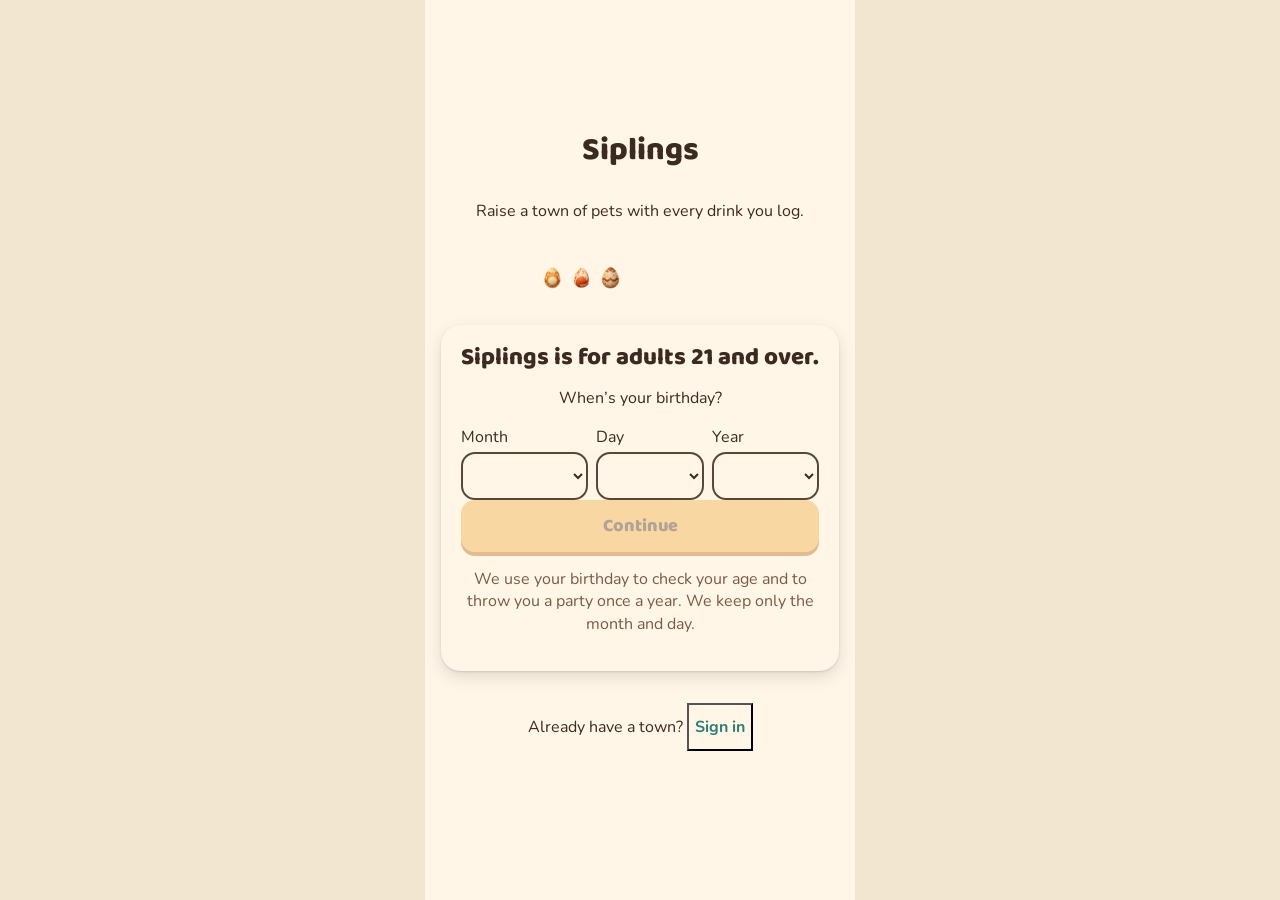
<file: index.html>
<!doctype html>
<html lang="en">
  <head>
    <meta charset="utf-8" />
    <meta name="viewport" content="width=device-width, initial-scale=1, viewport-fit=cover" />
    <meta http-equiv="Content-Security-Policy" content="default-src 'self'; script-src 'self' 'wasm-unsafe-eval'; style-src 'self' 'unsafe-inline'; font-src 'self'; img-src 'self' data: blob:; connect-src 'self' https://scizcuddnuqypgmgviwl.supabase.co; manifest-src 'self'; worker-src 'self'; base-uri 'self'; form-action 'self'; object-src 'none'" />
    <meta name="robots" content="noindex, nofollow" />
    <meta name="theme-color" content="#FFF6E8" />
    <meta name="apple-mobile-web-app-capable" content="yes" />
    <meta name="mobile-web-app-capable" content="yes" />
    <meta name="apple-mobile-web-app-status-bar-style" content="black-translucent" />
    <meta name="apple-mobile-web-app-title" content="Siplings" />
    <link rel="manifest" href="./manifest.webmanifest" />
    <link rel="icon" href="./icons/icon-192.png" type="image/png" />
    <link rel="apple-touch-icon" href="./icons/apple-touch-icon.png" />
    <title>Siplings</title>
    <script type="module" crossorigin src="./assets/main-CPKA3E75.js"></script>
    <link rel="stylesheet" crossorigin href="./assets/main-BeXNa1M0.css">
  </head>
  <body>
    <div id="app"></div>
  </body>
</html>
</file>
<file: assets/main-BeXNa1M0.css>
@font-face{font-family:"Baloo 2";font-style:normal;font-display:swap;font-weight:600;src:url(./baloo-2-latin-600-normal-tIfxVoAe.woff2)format("woff2"),url(./baloo-2-latin-600-normal-B4tNaogw.woff)format("woff")}@font-face{font-family:"Baloo 2";font-style:normal;font-display:swap;font-weight:800;src:url(./baloo-2-latin-800-normal-BbF3Etk1.woff2)format("woff2"),url(./baloo-2-latin-800-normal-B8BXfZF7.woff)format("woff")}@font-face{font-family:Nunito;font-style:normal;font-display:swap;font-weight:400;src:url(./nunito-latin-400-normal-r8SDr6Up.woff2)format("woff2"),url(./nunito-latin-400-normal-DKg4f3fz.woff)format("woff")}@font-face{font-family:Nunito;font-style:normal;font-display:swap;font-weight:700;src:url(./nunito-latin-700-normal-Dort48En.woff2)format("woff2"),url(./nunito-latin-700-normal-OcDqTBcA.woff)format("woff")}:root{--cream:#fff6e8;--parchment:#f3e6d0;--ink:#3b2a1f;--ink-soft:#7a5a44;--honey:#f2a93b;--honey-edge:#b8660f;--cocoa:#5a4636;--teal:#2e7d74;--berry:#b83d55;--sage:#3d6b3a;--sky:#c9ddea;--lavender:#d9cdee;--sun:#f6d58a;--dusk:#2b2440;--cap-gold:#e8b43a;--coaster-tan:#c98b5a;--shadow-tint:74 51 70;--radius-card:20px;--radius-button:14px;--radius-pill:999px;--space:4px;--edge:4px;--nav-height:64px;--font-heading:"Baloo 2", system-ui, sans-serif;--font-body:"Nunito", system-ui, sans-serif;--safe-top:env(safe-area-inset-top,0px);--safe-right:env(safe-area-inset-right,0px);--safe-bottom:env(safe-area-inset-bottom,0px);--safe-left:env(safe-area-inset-left,0px);--lightningcss-light:initial;--lightningcss-dark: ;color-scheme:light}*,:before,:after{box-sizing:border-box}html{-webkit-text-size-adjust:100%;background:var(--parchment)}body{background:var(--parchment);min-height:100dvh;color:var(--ink);font-family:var(--font-body);overscroll-behavior:none;margin:0;font-size:16px;line-height:1.4}h1,h2,h3{font-family:var(--font-heading);margin:0;font-weight:800;line-height:1.1}.num{font-family:var(--font-heading);font-variant-numeric:tabular-nums}:focus-visible{outline:3px solid var(--teal);outline-offset:2px}@media (prefers-reduced-motion:reduce){*,:before,:after{transition-duration:.01ms!important;animation-duration:.01ms!important}}html.reduce-motion *,html.reduce-motion :before,html.reduce-motion :after{transition-duration:.01ms!important;animation-duration:.01ms!important}.app{background:var(--cream);flex-direction:column;max-width:430px;min-height:100dvh;margin:0 auto;display:flex;overflow-x:clip}.status-panel{height:var(--safe-top);background:var(--cream);z-index:2;position:sticky;top:0}.header{padding:calc(var(--space) * 3) calc(var(--space) * 4 + var(--safe-right)) calc(var(--space) * 3) calc(var(--space) * 4 + var(--safe-left));justify-content:space-between;align-items:center;gap:calc(var(--space) * 2);display:flex}.main{justify-content:center;align-items:center;gap:calc(var(--space) * 4);padding:calc(var(--space) * 4) calc(var(--space) * 4 + var(--safe-right)) calc(var(--space) * 4) calc(var(--space) * 4 + var(--safe-left));text-align:center;flex-direction:column;flex:1;display:flex}.footer{padding:calc(var(--space) * 3) calc(var(--space) * 4 + var(--safe-right)) calc(var(--space) * 3 + var(--safe-bottom)) calc(var(--space) * 4 + var(--safe-left))}.card{background:var(--cream);border-radius:var(--radius-card);box-shadow:0 1px 2px rgb(var(--shadow-tint) / 15%), 0 6px 16px rgb(var(--shadow-tint) / 15%);padding:calc(var(--space) * 5);width:100%}.btn{border-radius:var(--radius-button);width:100%;min-width:48px;min-height:52px;font:800 1.125rem/1 var(--font-heading);cursor:pointer;border:0;transition:transform 80ms,box-shadow 80ms}.btn-primary{background:var(--honey);color:var(--ink);box-shadow:0 var(--edge) 0 var(--honey-edge)}.btn-primary:active{box-shadow:0 1px 0 var(--honey-edge);transform:translateY(3px)}.btn-secondary{background:var(--cream);color:var(--ink);border:2px solid var(--cocoa);box-shadow:0 var(--edge) 0 var(--cocoa)}.btn-quiet{min-width:48px;color:var(--teal);width:auto;min-height:48px;font:700 1rem var(--font-body);background:0 0}.btn:disabled{opacity:.4;cursor:not-allowed}.log-button{background:var(--honey);width:88px;height:88px;color:var(--ink);font:800 1.25rem/1 var(--font-heading);box-shadow:0 var(--edge) 0 var(--honey-edge);cursor:pointer;border:0;border-radius:50%;margin:0 auto;display:block}.log-button:active{box-shadow:0 1px 0 var(--honey-edge);transform:translateY(3px)}.log-button:disabled{opacity:.4}.xp-bar{align-items:center;gap:calc(var(--space) * 2);width:100%;display:flex}.xp-track{border-radius:var(--radius-pill);background:var(--cocoa);flex:1;height:14px;overflow:hidden}.xp-fill{background:var(--honey);border-radius:var(--radius-pill);height:100%;transition:width .6s}.level-badge{background:var(--honey);border-radius:var(--radius-pill);padding:2px 10px;font-weight:800}.muted{color:var(--ink-soft)}.field{gap:var(--space);text-align:left;flex-direction:column;width:100%;display:flex}.field select,.field input{border-radius:var(--radius-button);border:2px solid var(--cocoa);background:var(--cream);min-height:48px;color:var(--ink);font:1rem var(--font-body);padding:0 12px}.row{gap:calc(var(--space) * 2);width:100%;display:flex}.row>*{flex:1}.toast{left:50%;bottom:calc(var(--space) * 4 + var(--safe-bottom) + 120px);background:var(--cream);width:min(398px,100% - 32px);color:var(--ink);border-radius:var(--radius-card);box-shadow:0 6px 16px rgb(var(--shadow-tint) / 25%);padding:14px 16px;font-weight:700;position:fixed;transform:translate(-50%)}.pet-placeholder{border:4px dashed var(--cocoa);width:180px;height:200px;color:var(--ink);border-radius:50% 50% 46% 46%;place-items:center;padding:12px;font-weight:700;display:grid}.pet-placeholder.egg{background:var(--parchment)}.pet-placeholder.hatched{background:var(--sun);border-radius:40%}.sr-only{clip:rect(0 0 0 0);white-space:nowrap;width:1px;height:1px;position:absolute;overflow:hidden}.screen{padding-bottom:calc(var(--nav-height) + var(--safe-bottom) + 24px);flex-direction:column;flex:1;display:flex}.screen-title{font:800 1.5rem/1.2 var(--font-heading);margin:0}.tier-line{margin:0}.pad{padding:0 calc(var(--space) * 4 + var(--safe-right)) 0 calc(var(--space) * 4 + var(--safe-left))}.explain{background:var(--parchment);border-radius:var(--radius-button);margin:0 16px 8px;padding:10px 14px}.hint{color:var(--ink-soft);margin:4px 0;font-size:.95rem}.bottom-nav{width:min(430px,100%);min-height:calc(var(--nav-height) + var(--safe-bottom));padding:0 var(--safe-right) var(--safe-bottom) var(--safe-left);background:var(--cream);box-shadow:0 -2px 10px rgb(var(--shadow-tint) / 15%);z-index:50;grid-template-columns:repeat(5,1fr);align-items:center;display:grid;position:fixed;bottom:0;left:50%;transform:translate(-50%)}.nav-tab{min-height:56px;color:var(--ink-soft);font:700 .8rem var(--font-body);flex-direction:column;justify-content:center;align-items:center;text-decoration:none;display:flex}.nav-tab.active{color:var(--ink)}.nav-log{background:var(--honey);width:72px;height:72px;color:var(--ink);font:800 1.15rem/1 var(--font-heading);box-shadow:0 var(--edge) 0 var(--honey-edge);cursor:pointer;border:0;border-radius:50%;justify-self:center;margin-top:-28px;position:relative}.cloud-pip{background:var(--sky);border-radius:50%;place-items:center;width:26px;height:26px;font-size:.9rem;display:grid;position:absolute;top:-2px;right:-2px}.pet-art,.egg-art{color:var(--ink);text-shadow:0 1px #ffffffb3;border:4px dashed;flex:none;place-items:center;font-weight:800;display:grid}.pet-art{border-radius:42%}.egg-art{border-radius:50% 50% 46% 46%/60% 60% 40% 40%}.town{flex:1;padding:0 16px}.plaza{background:radial-gradient(circle, var(--sun) 0 14%, var(--parchment) 15% 100%);border-radius:50%;width:560px;height:560px;position:absolute;top:50%;left:50%;transform:translate(-50%,-50%)}.plot{cursor:pointer;min-width:64px;min-height:64px;color:var(--ink);background:0 0;border:0;flex-direction:column;align-items:center;gap:2px;padding:0;display:flex;position:absolute;transform:translate(-50%,-50%)}.egg-plot{cursor:default}.egg-plot.visitable{cursor:pointer}.egg-wiggle{animation:.4s ease-in-out 2 wobble;display:inline-block}.egg-pips{color:var(--honey-edge);letter-spacing:1px}@media (prefers-reduced-motion:reduce){.egg-wiggle{animation:none}}.signpost{background:var(--cream);border-radius:var(--radius-pill);font:700 .8rem var(--font-body);overflow-wrap:anywhere;text-align:center;max-width:30vw;box-shadow:0 1px 2px rgb(var(--shadow-tint) / 20%);padding:2px 8px}.lantern{background:var(--cream);min-width:72px;min-height:72px;box-shadow:0 var(--edge) 0 var(--cocoa);cursor:pointer;border:0;border-radius:50%;flex-direction:column;justify-content:center;align-items:center;display:flex;position:absolute;top:50%;left:50%;transform:translate(-50%,-50%)}.streak-number{font:800 1.25rem/1 var(--font-heading)}.grace{letter-spacing:2px;color:var(--honey-edge);font-size:.6rem}.pet-header{align-items:flex-start}.mood-chip{border-radius:var(--radius-pill);min-height:48px;font:700 .95rem var(--font-body);color:var(--ink);cursor:pointer;border:0;padding:0 14px}.mood-happy{background:var(--sun)}.mood-neutral{background:var(--sky)}.mood-sleepy{background:var(--lavender)}.room{border-radius:var(--radius-card);background:linear-gradient(var(--parchment) 0 55%, var(--sun) 55% 100%);flex:1;place-items:center;min-height:220px;margin:12px 16px;display:grid;position:relative}.pet-tap{cursor:pointer;background:0 0;border:0;padding:0;position:relative}.pet-tap:active{transform:scale(.96,1.04)}.heart{color:var(--berry);font-size:1.5rem;animation:.9s ease-out forwards rise;position:absolute;top:-10px;right:0}.float{font:800 1.1rem var(--font-heading);animation:1.4s ease-out forwards rise;position:absolute;top:16px}@keyframes rise{0%{opacity:1;transform:translateY(0)}to{opacity:0;transform:translateY(-40px)}}.action-row{gap:8px;padding:0 16px 8px;display:flex}.dots{justify-content:center;gap:4px;display:flex}.dot{cursor:pointer;background:0 0;border:0;width:48px;height:48px;position:relative}.dot:after{content:"";background:var(--parchment);border:2px solid var(--cocoa);border-radius:50%;position:absolute;inset:19px}.dot.on:after{background:var(--honey)}.scrim{background:rgb(var(--shadow-tint) / 35%);z-index:100;justify-content:center;align-items:flex-end;display:flex;position:fixed;inset:0}.sheet{background:var(--cream);border-radius:var(--radius-card) var(--radius-card) 0 0;width:min(430px,100%);max-height:88dvh;padding:8px 16px calc(16px + var(--safe-bottom));outline:none;animation:.2s ease-out slide-up;overflow-y:auto}.sheet-full{max-height:96dvh}@keyframes slide-up{0%{opacity:.6;transform:translateY(40px)}}.sheet-grip{background:var(--parchment);border-radius:3px;width:40px;height:5px;margin:0 auto 4px}.sheet-head{justify-content:space-between;align-items:center;display:flex}.sheet-head h2{font:800 1.2rem/1.2 var(--font-heading);margin:0}.close{min-width:48px}.sheet-body{flex-direction:column;gap:12px;display:flex}.type-tabs{grid-template-columns:repeat(4,1fr);gap:6px;display:grid}.type-tab{border-radius:var(--radius-button);background:var(--parchment);min-height:64px;color:var(--ink);font:700 .8rem var(--font-body);cursor:pointer;border:2px solid #0000;flex-direction:column;justify-content:center;align-items:center;gap:2px;padding:4px;display:flex}.type-tab.on{border-color:var(--honey-edge);background:var(--sun)}.type-tab .pet-art,.type-tab .egg-art{border-width:2px}.cocktail-icon{font-size:1.6rem}.presets{flex-direction:column;gap:8px;display:flex}.preset{border-radius:var(--radius-button);background:var(--honey);min-height:64px;color:var(--ink);box-shadow:0 var(--edge) 0 var(--honey-edge);font:800 1.1rem var(--font-heading);text-align:left;cursor:pointer;-webkit-touch-callout:none;-webkit-user-select:none;user-select:none;border:0;justify-content:space-between;align-items:center;gap:8px;padding:8px 16px;display:flex}.preset-size{font:700 .95rem var(--font-body)}.preset-custom{background:var(--cream);border:2px solid var(--cocoa);box-shadow:0 var(--edge) 0 var(--cocoa)}.chip{border-radius:var(--radius-pill);border:2px solid var(--cocoa);background:var(--cream);min-height:48px;color:var(--ink);font:700 .95rem var(--font-body);cursor:pointer;padding:0 14px}.chip.on{background:var(--honey);border-color:var(--honey-edge)}.chips{flex-wrap:wrap;gap:6px;display:flex}.sheet-foot{flex-wrap:wrap;justify-content:space-between;align-items:center;gap:8px;display:flex}.when{align-items:center;gap:6px;display:flex}.when select,.field select{border-radius:var(--radius-button);border:2px solid var(--cocoa);background:var(--cream);min-height:48px;color:var(--ink);font:700 1rem var(--font-body);padding:0 10px}.stepper{flex-wrap:wrap;align-items:center;gap:8px;display:flex}.step{border:2px solid var(--cocoa);background:var(--cream);min-width:48px;min-height:48px;font:800 1.3rem var(--font-heading);cursor:pointer;color:var(--ink);border-radius:50%}.stepper-value{text-align:center;min-width:64px;font-weight:800}.editor-list,.build-rows,.plain,.history{flex-direction:column;gap:8px;margin:0;padding:0;list-style:none;display:flex}.editor-row{flex-direction:column;gap:8px;padding:12px;display:flex}.build-row{flex-wrap:wrap;justify-content:space-between;align-items:center;gap:8px;display:flex}.share-bar{border-radius:var(--radius-pill);background:var(--parchment);height:14px;display:flex;overflow:hidden}.share:nth-child(odd){background:var(--teal)}.share:nth-child(2n){background:var(--honey)}.btn-danger{background:var(--berry);color:var(--cream);box-shadow:0 var(--edge) 0 #7d2537}.danger{color:var(--berry)}.cloud{color:var(--teal)}.toast{bottom:calc(var(--nav-height) + var(--safe-bottom) + 20px);z-index:60;justify-content:space-between;align-items:center;gap:8px;animation:.2s ease-out toast-in;display:flex}.toast-actions{flex:none;display:flex}.level-toast{left:50%;bottom:calc(var(--nav-height) + var(--safe-bottom) + 96px);background:var(--sun);border-radius:var(--radius-pill);font:800 1rem var(--font-heading);z-index:60;white-space:nowrap;padding:10px 18px;position:fixed;transform:translate(-50%)}@keyframes toast-in{0%{opacity:0;transform:translate(-50%,20px)}}.celebration{z-index:200;background:rgb(var(--shadow-tint) / 55%);padding:16px 16px calc(24px + var(--safe-bottom));justify-content:center;align-items:flex-end;display:flex;position:fixed;inset:0}.celebration-card{text-align:center;flex-direction:column;align-items:center;gap:12px;max-width:398px;display:flex}.list-screen{flex-direction:column;gap:12px;padding:0 16px;display:flex}.history-btn{text-align:left;border-radius:var(--radius-button);background:var(--cream);width:100%;min-height:56px;box-shadow:0 1px 3px rgb(var(--shadow-tint) / 20%);color:var(--ink);font:1rem var(--font-body);cursor:pointer;border:0;flex-direction:column;align-items:flex-start;gap:2px;padding:10px 14px;display:flex}.history-btn:disabled{cursor:default;opacity:1}.bar-row{grid-template-columns:5.5em 1fr auto;align-items:center;gap:8px;display:grid}.bar{border-radius:var(--radius-pill);background:var(--teal);min-width:4px;height:12px}@media (prefers-reduced-motion:reduce){.sheet,.heart,.float{animation:none}.toast{animation:.2s linear fade-in}.heart,.float{display:none}.xp-fill{transition:none}}@keyframes fade-in{0%{opacity:0}}.sheet-tools{justify-content:space-between;align-items:center;gap:8px;display:flex}.sheet-foot .preset-custom{flex:1}.sheet-body>*,.presets>*,.preset{flex-shrink:0}.form-tag{font:700 .7rem var(--font-body);display:block}.pet-art.stage-2{border-style:solid;border-radius:40%}.pet-art.stage-3{border-style:double;border-width:6px;border-radius:38%}.signpost .form{font-size:.7rem;font-weight:700;display:block}.header-link{text-align:left;color:inherit;font:inherit;cursor:pointer;background:0 0;border:none;min-height:48px;padding:0}.rank-chip{border-radius:var(--radius-pill);background:var(--cream);border:2px solid var(--cocoa);min-height:48px;font:700 .875rem var(--font-body);color:var(--ink);align-items:center;gap:8px;padding:4px 12px 4px 4px;display:inline-flex}.rank-emblem{background:var(--cap-gold);border:3px dashed var(--honey-edge);width:36px;height:36px;font:800 1rem var(--font-heading);border-radius:50%;flex:none;place-items:center;display:grid}.rank-emblem.big{width:64px;height:64px;font-size:1.5rem}.rank-emblem-art{object-fit:contain;flex:none;width:36px;height:36px;display:block}.rank-emblem-art.big{width:64px;height:64px}.rank-card{align-items:center;gap:16px;display:flex}.style-bar{border-radius:var(--radius-pill);background:var(--parchment);border:2px solid var(--cocoa);height:28px;display:flex;position:relative;overflow:hidden}.style-seg{height:100%}.style-line{background:var(--ink);width:3px;position:absolute;top:-4px;bottom:-4px}.style-line-label{font:700 .75rem var(--font-body);color:var(--ink-soft)}.style-rows{flex-direction:column;gap:6px;margin:0;padding:0;list-style:none;display:flex}.style-row{align-items:center;gap:8px;display:flex}.style-row .swatch{border-radius:4px;flex:none;width:14px;height:14px}.style-row .num{margin-left:auto}.silhouettes{grid-template-columns:repeat(3,minmax(0,1fr));gap:8px;margin:0;display:grid}.silhouette{text-align:center;flex-direction:column;align-items:center;gap:4px;margin:0;font-size:.75rem;display:flex}.silhouette-shape{opacity:.55;border:3px dashed;border-radius:42%;flex:none;min-width:40px;min-height:40px}.silhouette.filled .silhouette-shape{opacity:1;border-style:solid}.ladder{margin:0;padding:0;list-style:none}.ladder li{border-bottom:1px solid var(--parchment);justify-content:space-between;padding:6px 0;display:flex}.ladder li.current{font-weight:800}.cheers{flex-direction:column;align-items:center;gap:12px;padding:24px;display:flex;position:relative}.cheers .glass{border:3px solid var(--cocoa);background:var(--sky);border-top:none;border-radius:0 0 10px 10px;width:26px;height:34px;animation:2.5s ease-in-out forwards cheers-glass;position:absolute;bottom:44%;right:18%}.cheers .pet-art{animation:2.5s ease-in-out forwards cheers-pet}.cheers-still .glass,.cheers-still .pet-art{animation:none}.cheers-still .pet-art{box-shadow:0 0 24px 8px var(--sun)}.cheers-still .glass{transform:translateY(-18px)rotate(-12deg)}@keyframes cheers-glass{0%{opacity:0;transform:scale(.4)}15%{opacity:1;transform:scale(1)}45%{transform:translateY(-18px)rotate(-12deg)}65%{transform:translateY(-26px)translate(-14px)rotate(-30deg)}85%{opacity:1;transform:translateY(-18px)rotate(-12deg)}to{opacity:0;transform:translateY(-18px)scale(.3)}}@keyframes cheers-pet{0%,to{transform:none}20%,80%{transform:translateY(-6px)scaleY(1.04)}}.evolve-glow{animation:1.5s ease-in-out evolve-glow}@keyframes evolve-glow{50%{box-shadow:0 0 36px 14px var(--sun)}}@media (prefers-reduced-motion:reduce){.cheers .glass,.cheers .pet-art,.evolve-glow{animation:none}}.profile-top{text-align:center;flex-direction:column;align-items:center;display:flex}.profile-top .field{text-align:left;align-self:stretch}.draft{white-space:pre-wrap;word-break:break-word;background:var(--parchment);border-radius:8px;padding:8px;font-size:.85rem}.brand-chips{gap:6px;margin-bottom:8px;padding-bottom:4px;display:flex;overflow-x:auto}.brand-chips .chip{white-space:nowrap;flex:none;min-height:52px}.brand-list{flex-direction:column;gap:4px;margin-bottom:12px;display:flex}.brand-row{touch-action:pan-y;background:var(--cream);border-radius:var(--radius-button);align-items:center;gap:4px;display:flex}.brand-pick{text-align:left;min-height:56px;font:inherit;color:var(--ink);cursor:pointer;background:0 0;border:none;flex-direction:column;flex:1;justify-content:center;padding:4px 8px;display:flex}.brand-name{font-weight:700}.star{min-width:48px;min-height:48px;color:var(--honey-edge);cursor:pointer;background:0 0;border:none;font-size:1.4rem}.check{align-items:center;gap:6px;min-height:48px;display:flex}.fine{font-size:.8rem}.pet-tap{position:relative}.pet-tap.performing .pet-art{animation:.8s ease-in-out infinite trick-bounce}@keyframes trick-bounce{0%,to{transform:translateY(0)rotate(0)}50%{transform:translateY(-10px)rotate(-4deg)}}@media (prefers-reduced-motion:reduce){.pet-tap.performing .pet-art{animation:none}}.trick-banner{white-space:nowrap;background:var(--cream);border:2px solid var(--cocoa);border-radius:var(--radius-pill);font:700 .95rem var(--font-body);color:var(--ink);padding:2px 12px;position:absolute;bottom:-8px;left:50%;transform:translate(-50%)}.trick-list{flex-direction:column;gap:6px;margin-bottom:12px;display:flex}.trick-card{border-radius:var(--radius-button);background:var(--cream);border:2px solid var(--parchment);align-items:center;gap:8px;min-height:56px;padding:4px 8px;display:flex}.trick-card.rarity-uncommon{border-color:var(--sage)}.trick-card.rarity-rare{border-color:var(--teal)}.trick-card.rarity-legendary{border-color:var(--honey-edge)}.trick-play{text-align:left;min-height:48px;font:inherit;color:var(--ink);cursor:pointer;background:0 0;border:none;flex:1;align-items:center;gap:10px;display:flex}.trick-play span:last-child{flex-direction:column;display:flex}.trick-art{background:var(--sun);width:40px;height:40px;color:var(--ink);border-radius:50%;place-items:center;font-weight:800;display:grid}.trick-art.unknown{background:var(--parchment);color:var(--ink-soft)}.wallet-pills{gap:calc(var(--space) * 2);flex-wrap:wrap;display:inline-flex}.currency-pill{align-items:center;gap:var(--space);border-radius:var(--radius-pill);background:var(--cream);border:2px solid var(--cocoa);min-height:32px;font-family:var(--font-heading);font-variant-numeric:tabular-nums;color:var(--ink);padding:2px 12px 2px 6px;font-weight:800;display:inline-flex}.currency-icon{border-radius:50%;place-items:center;width:22px;height:22px;font-size:14px;line-height:1;display:inline-grid}.currency-pill.coasters .currency-icon{background:var(--coaster-tan);color:var(--cream)}.currency-pill.goldenCaps .currency-icon{background:var(--cap-gold);color:var(--ink)}.shop{gap:calc(var(--space) * 3);display:grid}.theme-rail{gap:calc(var(--space) * 2);padding-bottom:var(--space);scrollbar-width:none;display:flex;overflow-x:auto}.theme-tab{justify-items:center;gap:var(--space);width:76px;min-height:84px;padding:var(--space);color:var(--ink);font:inherit;text-align:center;background:0 0;border:0;flex:none;font-size:13px;line-height:1.2;display:grid}.theme-portrait{background:var(--sun);border:3px solid var(--cream);width:52px;height:52px;font-family:var(--font-heading);border-radius:50%;place-items:center;font-size:22px;font-weight:800;display:grid}.theme-tab.on .theme-portrait{border-color:var(--honey-edge)}.theme-tab.locked .theme-portrait{opacity:.45}.lock-line,.reason-line{margin:0}.item-grid{gap:calc(var(--space) * 3);grid-template-columns:repeat(auto-fill,minmax(150px,1fr));margin:0;padding:0;list-style:none;display:grid}.item-card{justify-items:center;gap:var(--space);width:100%;min-height:176px;padding:calc(var(--space) * 3);border-radius:var(--radius-card);background:var(--cream);color:var(--ink);font:inherit;text-align:center;border:3px solid var(--cocoa);box-shadow:0 2px 0 rgb(var(--shadow-tint) / 15%);display:grid;position:relative}.item-name{font-weight:700}.rarity-word{letter-spacing:.02em;font-size:13px;font-weight:700}.rarity-common{border-style:solid}.rarity-uncommon{border-style:dotted;border-color:var(--teal)}.rarity-rare{border-style:double;border-width:6px;border-color:var(--berry)}.rarity-legendary{border-color:var(--honey-edge);background-image:radial-gradient(circle at 10px 10px, var(--cap-gold) 5px, transparent 6px), radial-gradient(circle at calc(100% - 10px) 10px, var(--cap-gold) 5px, transparent 6px), radial-gradient(circle at 10px calc(100% - 10px), var(--cap-gold) 5px, transparent 6px), radial-gradient(circle at calc(100% - 10px) calc(100% - 10px), var(--cap-gold) 5px, transparent 6px), linear-gradient(110deg, var(--cream) 40%, #fff2cf 50%, var(--cream) 60%);background-size:100% 100%,100% 100%,100% 100%,100% 100%,300% 100%;animation:6s linear infinite shimmer}@keyframes shimmer{0%{background-position:0 0,0 0,0 0,0 0,100% 0}to{background-position:0 0,0 0,0 0,0 0,-200% 0}}@media (prefers-reduced-motion:reduce){.rarity-legendary{animation:none}}.price-pill{border-radius:var(--radius-pill);font-family:var(--font-heading);font-variant-numeric:tabular-nums;background:var(--parchment);padding:2px 10px;font-weight:800;display:inline-block}.price-pill.goldenCaps{background:var(--sun)}.owned-tag{border-radius:var(--radius-pill);background:var(--sage);color:var(--cream);padding:0 8px;font-size:13px;font-weight:700;position:absolute;top:8px;right:8px}.item-hero{justify-items:center;gap:var(--space);padding:calc(var(--space) * 4);border-radius:var(--radius-card);border:3px solid var(--cocoa);display:grid}.confirm-line{font-size:18px}.item-art{place-items:center;display:inline-grid}.item-crate{background:var(--sun);border:2px solid var(--honey-edge);color:var(--ink);font-family:var(--font-heading);border-bottom-width:5px;border-radius:10px;place-items:center;font-size:14px;font-weight:800;transition:width .2s,height .2s;display:grid}.item-art.slot-rug .item-crate{background:var(--lavender);border-color:var(--cocoa);border-radius:50%}.item-art.slot-wall .item-crate,.item-art.slot-wallpaper .item-crate{background:var(--sky);border-color:var(--teal)}.item-art.slot-flooring .item-crate{background:var(--parchment);border-color:var(--cocoa)}.room.decorated{background:0 0;margin:8px auto;padding:0 8px;display:block}.home-scene{border-radius:var(--radius-card);box-shadow:0 2px 0 rgb(var(--shadow-tint) / 15%);margin:0 auto;position:relative;overflow:hidden}.backdrop{background:linear-gradient(var(--sky), var(--lavender));color:var(--ink-soft);text-align:right;padding:4px 12px;font-size:13px}.home-wall,.home-floor{position:relative}.home-wall{border-bottom:4px solid var(--cocoa);background:repeating-linear-gradient(90deg,#f7e2c4 0 22px,#f1d7b4 22px 44px)}.home-floor{background:repeating-linear-gradient(0deg,#e8c99a 0 20px,#e2bf8c 20px 40px)}.layer-name{color:var(--ink-soft);pointer-events:none;font-size:12px;position:absolute;top:4px;right:8px}.bed-spot,.placed,.ghost,.grid-tile{position:absolute}.bed-spot{pointer-events:none;background:var(--lavender);border:2px solid var(--cocoa);text-align:center;border-radius:14px;place-items:center;padding:4px;font-size:12px;display:grid}.bed-spot.hatched{background:repeating-linear-gradient(45deg, var(--lavender) 0 6px, #c7b8e3 6px 12px)}.placed{border:2px solid var(--honey-edge);background:var(--sun);color:var(--ink);font:inherit;z-index:2;border-bottom-width:5px;border-radius:10px;place-items:center;padding:2px;font-size:11px;line-height:1.1;display:grid;overflow:hidden}.placed.slot-rug{z-index:1;background:var(--lavender);border-color:var(--cocoa);opacity:.85;border-radius:50%}.placed.slot-tabletop{z-index:3;background:var(--cream);width:auto;margin:18%}.placed.slot-wall{background:var(--sky);border-color:var(--teal)}.placed.selected{outline:3px solid var(--teal);outline-offset:1px;z-index:4}.pet-spot{pointer-events:none;z-index:5;place-items:center;display:grid;position:absolute;inset:0}.pet-spot .pet-tap{pointer-events:auto}.grid-tile{border:1px dashed rgb(var(--shadow-tint) / 35%);background:0 0;padding:0}.ghost{border:3px solid var(--sage);z-index:6;pointer-events:none;background:#3d6b3a2e;border-radius:10px;place-items:center;font-weight:800;display:grid}.ghost.no-fit{border:3px dashed var(--berry);color:var(--berry);background:repeating-linear-gradient(45deg,#b83d5533 0 6px,#0000 6px 12px)}.decor{flex-direction:column;height:100dvh;display:flex}.decor-stage{flex:1;min-height:0;padding:8px;position:relative;overflow:auto}.decor .placed.selected{touch-action:none}.decor-stage.dragging .placed{pointer-events:none}.float-bar{border-radius:var(--radius-card);background:var(--parchment);flex-wrap:wrap;align-items:center;gap:8px;margin:0 0 8px;padding:8px;display:flex}.float-bar .btn{flex:1;min-height:52px}.float-name{width:100%;font-weight:700}.hold-line,.note{text-align:center;max-width:420px;margin:8px auto 0}.tray{padding:12px 16px calc(12px + var(--safe-bottom));background:var(--cream);border-radius:var(--radius-card) var(--radius-card) 0 0;box-shadow:0 -2px 8px rgb(var(--shadow-tint) / 15%);flex:none}.tray-head{justify-content:space-between;align-items:center;gap:12px;display:flex}.tray-head .done{width:auto;min-width:120px}.tray-tabs{gap:8px;margin:8px 0;display:flex;overflow-x:auto}.tray-tabs .chip{flex:none}.tray-list{gap:8px;min-height:96px;margin:0;padding:0;list-style:none;display:flex;overflow-x:auto}.tray-group{align-items:center;gap:8px;display:flex}.tray-item{border-radius:var(--radius-button);border:2px solid var(--cocoa);background:var(--parchment);min-width:96px;min-height:56px;color:var(--ink);font:inherit;justify-items:center;gap:4px;padding:6px;font-size:13px;display:grid}.tray-item.on{border-color:var(--teal);background:#e3f1ee}.town-header{flex-wrap:wrap;gap:8px}.town{padding:0}.town-map{height:calc(100dvh - 150px - var(--nav-height) - var(--safe-bottom));overscroll-behavior:contain;scrollbar-width:none;min-height:360px;overflow:auto}.town-ground{background:radial-gradient(circle,#cfe3c4 0 45%,#b9d6ab 46% 100%);position:relative}.exterior{background:var(--coaster-tan);border:2px solid var(--cocoa);border-radius:8px 8px 4px 4px;width:64px;height:40px;display:block;position:relative}.exterior .roof{background:var(--berry);border-radius:10px 10px 2px 2px;height:16px;position:absolute;top:-14px;left:-6px;right:-6px}.exterior .porch{background:var(--cocoa);border-radius:2px;height:8px;position:absolute;bottom:-8px;left:8px;right:8px}.exterior .tower{background:var(--coaster-tan);border:2px solid var(--cocoa);border-radius:6px 6px 0 0;width:18px;height:36px;position:absolute;top:-34px;right:-10px}.nest{background:var(--cocoa);opacity:.6;border-radius:50%;width:56px;height:14px;margin-bottom:-10px;display:block}.breeding-nest{border:2px dashed var(--cocoa);cursor:pointer;background:#d8bf95;border-radius:50%;place-items:center;width:64px;height:52px;padding:0;font-size:22px;display:grid;position:absolute;top:33%;left:50%;transform:translate(-50%,-50%)}.breeding-nest.ready{box-shadow:0 0 0 4px var(--sun), 0 0 18px var(--honey)}.nest-eggs{gap:2px;animation:1.6s ease-in-out infinite wobble;display:flex}.signpost .stars{color:var(--honey-edge)}.badge-grid{grid-template-columns:repeat(auto-fill,minmax(150px,1fr));gap:12px;margin:0;padding:0;list-style:none;display:grid}.badge{border-radius:var(--radius-card);text-align:center;justify-items:center;gap:4px;padding:12px;display:grid}.badge.earned{background:var(--sun);border:3px solid var(--honey-edge)}.badge.unearned{border:2px dashed var(--ink-soft);color:var(--ink-soft);background:0 0}.badge-mark{font-size:28px}.badge-art{object-fit:contain;width:72px;height:72px}.badge.unearned .badge-art{filter:grayscale();opacity:.45}.badge-caps{font-family:var(--font-heading);font-weight:800}.breeding-egg{border:3px solid var(--cocoa);border-radius:50% 50% 46% 46%/60% 60% 40% 40%;flex:none;position:relative}.breeding-egg.glow{box-shadow:0 0 14px var(--sun)}.breeding-egg .crack{background:var(--ink);clip-path:polygon(0 50%,15% 0,30% 100%,45% 0,60% 100%,75% 0,90% 100%,100% 50%);height:4px;position:absolute;inset:30% 20% auto}.breeding-egg.cracks-2 .crack{height:8px}.breeding-egg.cracks-3 .crack{height:14px}.hybrid-art{border:4px dashed;border-radius:46% 46% 40% 40%;flex:none;place-items:center;display:grid;position:relative}.hybrid-art.sleepy{opacity:.8;transform:scaleY(.85)}.hybrid-accent{border-radius:50% 50% 0 0;width:30%;height:22%;position:absolute;top:-6px;left:50%;transform:translate(-50%)}.hybrid-name{font:800 .8rem var(--font-heading);color:var(--ink);text-shadow:0 1px #ffffffb3}.nest-screen .card{gap:calc(var(--space) * 3);display:grid}.egg-ready{text-align:center;cursor:pointer;min-height:52px;font:inherit;border:0;justify-items:center}.nest-parents{justify-content:space-around;align-items:center;display:flex}.nest-parent{justify-items:center;margin:0;font-weight:700;display:grid}.warmth{align-items:center;gap:10px;display:flex}.warmth-bar{border-radius:var(--radius-pill);background:var(--parchment);border:2px solid var(--cocoa);flex:1;height:16px;overflow:hidden}.warmth-bar span{background:linear-gradient(90deg, var(--sun), var(--honey));height:100%;display:block}.warmth-num{font-weight:800}.pair-grid{grid-template-columns:repeat(auto-fill,minmax(96px,1fr));gap:8px;margin:0;padding:0;list-style:none;display:grid}.pair-pet{border-radius:var(--radius-card);border:2px solid var(--cocoa);background:var(--cream);width:100%;min-height:112px;font:700 .9rem var(--font-body);color:var(--ink);cursor:pointer;justify-items:center;gap:4px;padding:8px 4px;display:grid}.pair-pet.on{background:var(--honey);border-color:var(--honey-edge)}.pair-pet:disabled{opacity:.5;cursor:not-allowed}.egg-chip{border-radius:var(--radius-pill);border:2px solid var(--honey-edge);background:var(--sun);min-height:48px;color:var(--ink);font:700 .95rem var(--font-body);cursor:pointer;align-self:center;margin:0 16px 8px;padding:0 16px}.visitor{cursor:pointer;background:0 0;border:0;min-width:56px;min-height:56px;padding:0;position:absolute;bottom:14%;right:12%}.visitor.wandering .hybrid-art{animation:9s ease-in-out infinite alternate wander}@keyframes wander{0%{transform:translate(0)}to{transform:translate(-40px)}}.hatch-scene{z-index:60;padding:calc(16px + var(--safe-top)) 16px calc(16px + var(--safe-bottom));background:radial-gradient(circle, var(--sun) 0 25%, var(--parchment) 70%);align-content:center;place-items:center;gap:16px;display:grid;position:fixed;inset:0;overflow-y:auto}.hatch-egg{cursor:pointer;background:0 0;border:0;min-width:48px;min-height:48px;padding:12px}.hatch-hint{font:800 1.25rem var(--font-heading)}.reveal{justify-items:center;gap:12px;width:100%;max-width:420px;display:grid}.sparkles{color:var(--honey-edge);font-size:2rem}.name-card{text-align:center;gap:10px;display:grid}.badge-line{color:var(--teal);font-weight:800}.reveal-parents{justify-content:center;gap:16px;margin:0;padding:0;list-style:none;display:flex}.reveal-parents li{align-items:center;gap:6px;display:flex}.stack{gap:10px;display:grid}.album-grid{border-collapse:separate;border-spacing:4px;table-layout:fixed;width:100%}.album-grid th{text-align:center}.album-cell{border:2px solid var(--cocoa);background:var(--cream);width:100%;min-height:72px;font:700 .7rem var(--font-body);color:var(--ink);border-radius:12px;align-content:center;justify-items:center;gap:2px;padding:4px 2px;display:grid}.album-cell.hatched{cursor:pointer}.album-cell.unhatched{opacity:.7;border-style:dashed}.silhouette-blob{background:var(--ink-soft);opacity:.25;border-radius:46%;width:28px;height:28px}.album-parents{gap:2px;display:flex}.pet-dot{place-items:center;display:inline-grid}.chip-mini{color:var(--ink-soft);font-size:.65rem}.album-rows{gap:6px;margin:0 0 12px;padding:0;list-style:none;display:grid}.album-rows .album-cell{text-align:left;grid-template-columns:auto 1fr auto;justify-items:start;min-height:56px;font-size:.9rem}.album-group{margin:8px 0 4px;font-size:1rem}.variant-list{gap:10px;margin:0;padding:0;list-style:none;display:grid}.variant{border-radius:var(--radius-card);border:2px solid;gap:10px;padding:10px;display:flex}.variant>div{flex:1;gap:4px;display:grid}@keyframes wobble{0%,to{transform:rotate(0)}50%{transform:rotate(-6deg)}}@media (prefers-reduced-motion:reduce){.nest-eggs,.visitor.wandering .hybrid-art{animation:none}}.event-banners{gap:8px;padding:8px 16px 0;display:grid}.event-banner{background:linear-gradient(135deg, var(--cream), var(--lavender));border-radius:var(--radius-card);box-shadow:0 1px 2px rgb(var(--shadow-tint) / 15%);padding:10px 14px}.event-banner-art{aspect-ratio:3;object-fit:cover;border-radius:calc(var(--radius-card) - 4px);width:100%;height:auto;margin:0 0 8px;display:block}.event-title{margin:0 0 4px;font-weight:700}.event-bonus{color:var(--ink-soft);margin:0;font-size:14px}.event-quests-toggle{text-align:left;min-height:48px;padding:0}.event-quests{gap:4px;margin:0;padding:0;font-size:15px;list-style:none;display:grid}.event-quests li.done{color:var(--ink-soft)}.toggle-row{align-items:center;gap:12px;min-height:52px;display:flex}.toggle-row input{width:24px;height:24px}.pet-art{position:relative}.party-hat{font-size:18px;position:absolute;top:-14px;left:50%;transform:translate(-50%)}.town-balloons{font-size:28px;position:absolute;top:12px;left:50%;transform:translate(-50%)}.home-balloon{font-size:20px;display:block}.push-off{bottom:auto;top:calc(env(safe-area-inset-top) + 8px)}.quiet-hours{flex-wrap:wrap;align-items:center;gap:8px;display:flex}.quiet-hours input{min-height:48px}.nav-tab{position:relative}.badge-dot{background:var(--honey);border:2px solid var(--cocoa);border-radius:50%;width:10px;height:10px;margin-left:4px;display:inline-block}.nav-tab .badge-dot{margin:0;position:absolute;top:8px;right:calc(50% - 18px)}.town-buttons{right:max(12px,50% - 203px);bottom:calc(var(--nav-height) + var(--safe-bottom) + 12px);z-index:5;gap:8px;display:flex;position:fixed}.town-buttons .btn{min-width:48px;min-height:48px}.friend-row{flex-wrap:wrap;justify-content:space-between;align-items:center;gap:8px;min-height:48px;display:flex}.friend-link{min-height:48px;font:inherit;color:inherit;text-align:left;cursor:pointer;background:0 0;border:0;flex:1;align-items:center;gap:8px;display:flex}.friend-name{overflow-wrap:anywhere}.row-actions{gap:8px;display:flex}.more{min-width:48px;min-height:48px}.friend-code{letter-spacing:.08em;border:2px dashed var(--cocoa);background:var(--parchment);min-height:56px;color:var(--ink);border-radius:14px;padding:0 16px;font-size:1.6rem}.friend-code.player-id{letter-spacing:.04em;font-size:1.25rem}.qr{image-rendering:pixelated;background:#fff;border-radius:8px;margin:12px auto 0;display:block}.lantern.unlit{filter:grayscale();opacity:.7}.ribbon{position:absolute;top:-6px;right:-2px}.back-home{margin:16px auto;display:block}.sticker-row{flex-wrap:wrap;gap:8px;display:flex}.sticker{border:2px solid var(--cocoa);background:var(--parchment);cursor:pointer;border-radius:14px;min-width:52px;min-height:52px;font-size:1.6rem}.sticker.left{background:var(--honey)}.sticker:disabled:not(.left){opacity:.45}.variant-row{flex-wrap:wrap;gap:8px;display:flex}.neighborhood .hood{aspect-ratio:1;width:min(100%,420px);margin:0 auto;position:relative}.island{border:2px solid var(--cocoa);background:var(--parchment);min-width:72px;min-height:56px;font:700 .8rem var(--font-body);color:var(--ink);cursor:pointer;border-radius:40%;flex-direction:column;align-items:center;gap:2px;padding:6px;display:flex;position:absolute;transform:translate(-50%,-50%)}.island.mine{background:var(--honey);min-width:96px;min-height:80px;top:50%;left:50%}.tabs{align-items:center;gap:4px;display:flex}.tabs .tab{border:2px solid var(--cocoa);background:var(--parchment);min-height:48px;font:700 .9rem var(--font-body);color:var(--ink);border-radius:14px;flex:1}.tabs .tab.active{background:var(--honey)}.tabs .info{min-width:48px;min-height:48px}.board-list{margin:0;padding:0;list-style:none}.board-row{background:var(--parchment);border:2px solid #0000;border-radius:14px;align-items:center;gap:12px;min-height:52px;margin-bottom:6px;padding:4px 12px;display:flex}.board-row.ring-1{border-color:#d9b44a}.board-row.ring-2{border-color:#b9bcc4}.board-row.ring-3{border-color:#c58b5a}.board-row.pinned{bottom:calc(var(--nav-height) + var(--safe-bottom) + 8px);background:var(--honey);z-index:2;position:sticky;top:8px}.board-rank{text-align:right;width:2ch}.board-name{flex:1}.onboarding .egg-row{flex-wrap:wrap;justify-content:center;gap:4px;margin:8px 0 16px;display:flex}.consent-list{gap:16px;display:grid}.consent{grid-template-columns:48px 1fr;align-items:start;gap:4px;min-height:48px;display:grid}.consent input[type=checkbox]{width:28px;height:28px;accent-color:var(--teal);margin:10px}.returning{text-align:center}.policy h2{margin-top:24px}.policy li{margin:6px 0}.help-rows{gap:12px;padding:0;list-style:none;display:grid}.help-row{gap:4px;display:grid}.help-actions{flex-wrap:wrap;gap:8px;display:flex}.help-actions .btn{min-height:48px}.checkin-actions{gap:8px;margin:12px 0;display:grid}.nav-log.paused{background:var(--lavender);width:auto;min-width:96px;box-shadow:none;border-radius:36px;padding:0 12px;font-size:.85rem;line-height:1.15}.pause-banner{background:var(--cream);border-radius:12px;align-items:center;gap:8px;margin:8px 16px;padding:8px 12px;display:flex}.pause-banner p{flex:1;margin:0}.radio{align-items:center;gap:12px;min-height:48px;display:flex}.radio input{width:24px;height:24px;accent-color:var(--teal)}.info-button{min-width:48px;min-height:48px}.tutorial{left:50%;bottom:calc(96px + env(safe-area-inset-bottom));z-index:40;background:var(--cream);border-radius:16px;width:min(398px,100% - 32px);padding:16px;position:fixed;transform:translate(-50%);box-shadow:0 4px 16px #0003}.spotlight{outline:4px solid var(--teal);outline-offset:4px}.share-arrow{bottom:calc(4px + env(safe-area-inset-bottom));color:var(--teal);font-size:2rem;position:fixed;left:50%;transform:translate(-50%)}.licenses{padding:0;list-style:none}.licenses pre{white-space:pre-wrap;font-size:.8rem}.licenses summary{align-items:center;min-height:48px;display:flex}.pet-art>span,.egg-art>span{color:var(--ink);background:#fff6e8eb;border-radius:8px;padding:0 4px}.badge.earned .muted{color:var(--ink)}html.reduce-motion .egg-wiggle,html.reduce-motion .sheet,html.reduce-motion .heart,html.reduce-motion .float{animation:none}html.reduce-motion .toast{animation:.2s linear fade-in}html.reduce-motion .heart,html.reduce-motion .float{display:none}html.reduce-motion .xp-fill{transition:none}html.reduce-motion .cheers .glass,html.reduce-motion .cheers .pet-art,html.reduce-motion .evolve-glow,html.reduce-motion .pet-tap.performing .pet-art,html.reduce-motion .rarity-legendary,html.reduce-motion .nest-eggs,html.reduce-motion .visitor.wandering .hybrid-art{animation:none}.gallery-grid{grid-template-columns:repeat(auto-fill,minmax(96px,1fr));gap:8px;display:grid}.gallery figure{justify-items:center;gap:4px;margin:0;font-size:.75rem;display:grid}.gallery-still *,.gallery-still :before,.gallery-still :after{transition:none!important;animation:none!important}img.art{object-fit:contain;-webkit-user-select:none;user-select:none;max-width:100%;max-height:100%;display:block}img.art.mirrored{transform:scaleX(-1)}img.art.fill{object-fit:cover;pointer-events:none;width:100%;max-width:none;height:100%;max-height:none;position:absolute;inset:0}.egg-art:has(>.art){background:0 0!important;border:0!important}.breeding-egg:has(>.art){background:0 0!important;border:0!important}.cheers .glass:has(>.art){background:0 0!important;border:0!important}.egg-art>.art,.breeding-egg>.art,.item-art>.art,.exterior>.art,.bed-spot>.art,.placed>.art,.cheers .glass>.art{width:100%;height:100%}.cheers .glass:has(>.art){width:64px;height:64px}.exterior:has(>.art){background:0 0;border:0;width:96px;height:64px}.nest:has(>.art){opacity:1;background:0 0;width:72px;height:48px;margin-bottom:-24px}.nest>.art{width:100%;height:100%}.breeding-nest .art{width:44px;height:44px}.lantern .flame .art{width:32px;height:32px}.grace .art{width:12px;height:12px;display:inline-block}.currency-icon .art,.mood-icon .art{vertical-align:-.2em;width:1.2em;height:1.2em;display:inline-block}.sticker .art{width:32px;height:32px;display:inline-block}.preset-icon{margin:0 auto 4px;display:block}.preset-icon .art,.cocktail-icon .art{width:28px;height:28px;display:inline-block}img.art.tier-emblem{vertical-align:middle;width:24px;height:24px;margin-right:6px;display:inline-block}.backdrop:has(>.art){min-height:96px;position:relative}.backdrop>span{position:relative}:is(.bed-spot:has(>.art),.placed:has(>.art)){opacity:1;background:0 0;border-color:#0000}:is(.home-wall:has(>.art) .layer-name,.home-floor:has(>.art) .layer-name){border-radius:var(--radius-pill);color:var(--ink);background:#fff6e8e0;padding:1px 8px}
</file>
